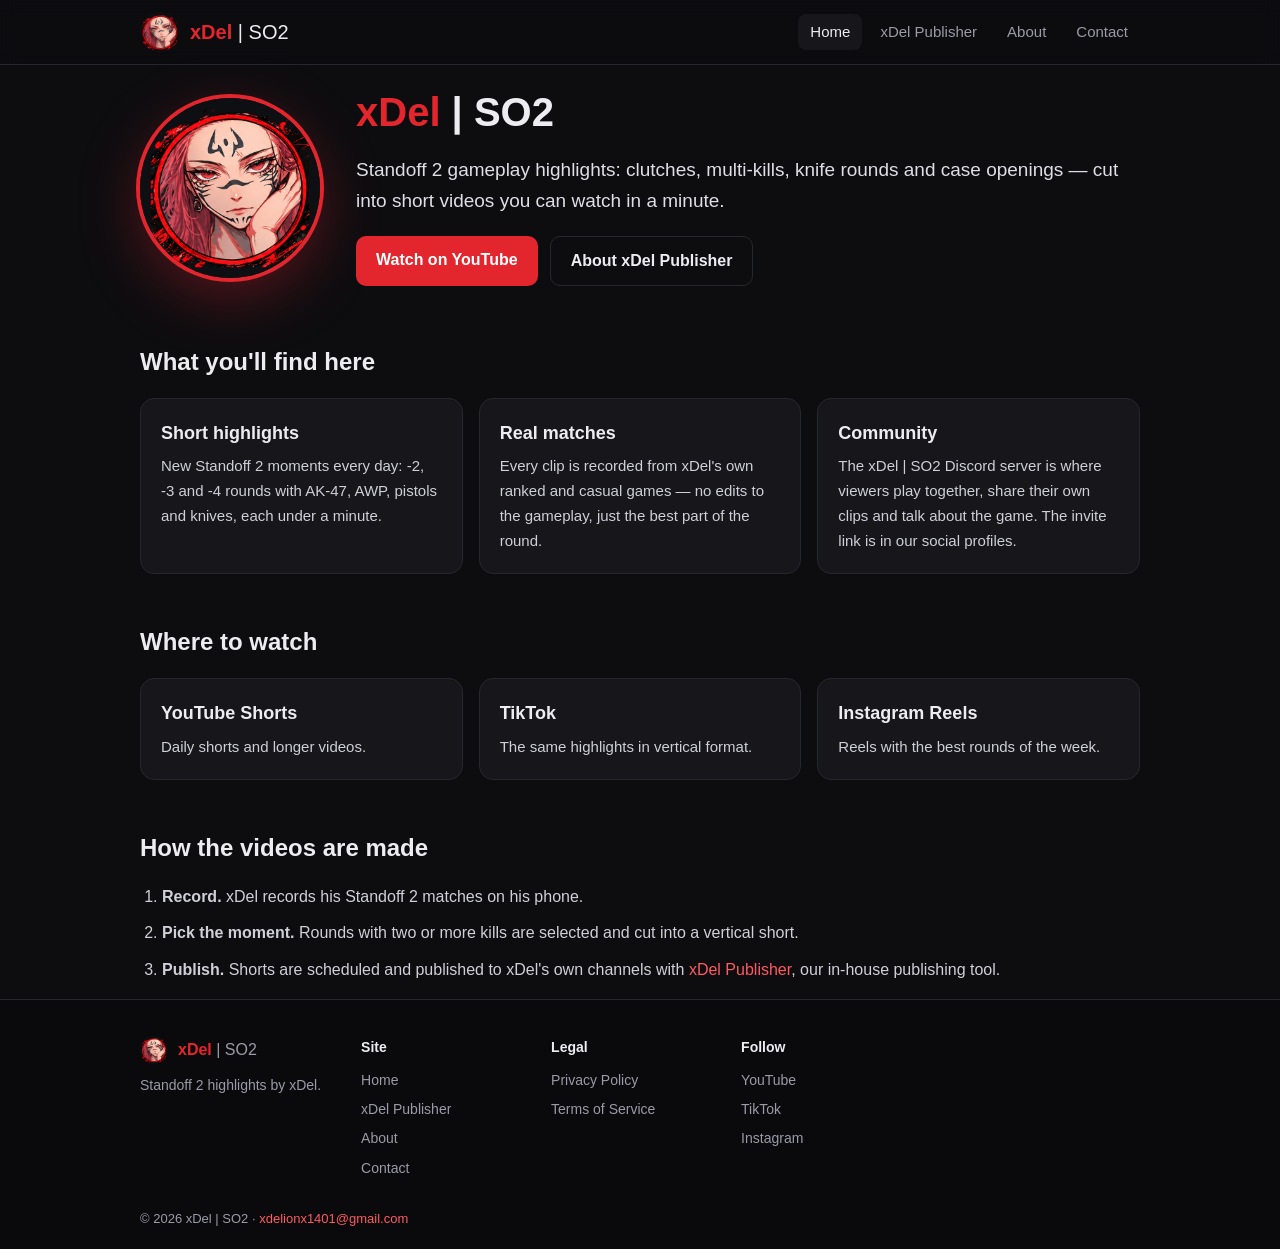
<file: index.html>
<!doctype html>
<html lang="en">
<head>
<meta charset="utf-8">
<meta name="viewport" content="width=device-width,initial-scale=1">
<title>xDel | SO2 — Standoff 2 highlights</title>
<meta name="description" content="xDel | SO2: Standoff 2 gameplay highlights, shorts and a community for players.">
<link rel="icon" href="favicon.ico" sizes="any">
<link rel="icon" type="image/png" sizes="32x32" href="assets/favicon-32.png">
<link rel="icon" type="image/png" sizes="192x192" href="assets/icon-192.png">
<link rel="apple-touch-icon" href="apple-touch-icon.png">
<meta property="og:title" content="xDel | SO2 — Standoff 2 highlights">
<meta property="og:description" content="xDel | SO2: Standoff 2 gameplay highlights, shorts and a community for players.">
<meta property="og:image" content="https://dyshnila-gg.github.io/xdel/assets/icon-512.png">
<link rel="stylesheet" href="assets/style.css">
</head>
<body>
<header class="top"><div class="wrap">
<a class="brand" href="index.html"><img src="assets/icon-192.png" alt="xDel | SO2 logo" width="40" height="40"><span><b>xDel</b> | SO2</span></a>
<nav><a href="index.html" class=on>Home</a><a href="publisher.html">xDel Publisher</a><a href="about.html">About</a><a href="contact.html">Contact</a></nav>
</div></header>
<main class="wrap">
<section class="hero">
<img class="hero-logo" src="assets/icon-512.png" alt="xDel | SO2" width="180" height="180">
<div>
<h1><b>xDel</b> | SO2</h1>
<p class="lead">Standoff 2 gameplay highlights: clutches, multi-kills, knife rounds and case openings — cut into short videos you can watch in a minute.</p>
<div class="btns"><a class="btn" href="https://www.youtube.com/channel/UC643AM3rb8-xDpk6DF4iEvQ" rel="noopener">Watch on YouTube</a><a class="btn ghost" href="publisher.html">About xDel Publisher</a></div>
</div>
</section>

<section>
<h2>What you'll find here</h2>
<div class="grid">
<div class="card"><h3>Short highlights</h3><p>New Standoff 2 moments every day: -2, -3 and -4 rounds with AK-47, AWP, pistols and knives, each under a minute.</p></div>
<div class="card"><h3>Real matches</h3><p>Every clip is recorded from xDel's own ranked and casual games — no edits to the gameplay, just the best part of the round.</p></div>
<div class="card"><h3>Community</h3><p>The xDel | SO2 Discord server is where viewers play together, share their own clips and talk about the game. The invite link is in our social profiles.</p></div>
</div>
</section>

<section>
<h2>Where to watch</h2>
<div class="grid">
<a class="card link" href="https://www.youtube.com/channel/UC643AM3rb8-xDpk6DF4iEvQ" rel="noopener"><h3>YouTube Shorts</h3><p>Daily shorts and longer videos.</p></a>
<a class="card link" href="https://www.tiktok.com/@xdel_xd" rel="noopener"><h3>TikTok</h3><p>The same highlights in vertical format.</p></a>
<a class="card link" href="https://www.instagram.com/xdel_fun/" rel="noopener"><h3>Instagram Reels</h3><p>Reels with the best rounds of the week.</p></a>
</div>
</section>

<section>
<h2>How the videos are made</h2>
<ol class="steps">
<li><b>Record.</b> xDel records his Standoff 2 matches on his phone.</li>
<li><b>Pick the moment.</b> Rounds with two or more kills are selected and cut into a vertical short.</li>
<li><b>Publish.</b> Shorts are scheduled and published to xDel's own channels with <a href="publisher.html">xDel Publisher</a>, our in-house publishing tool.</li>
</ol>
</section>
</main>
<footer class="bottom"><div class="wrap">
<div class="fcol"><a class="brand small" href="index.html"><img src="assets/icon-192.png" alt="" width="28" height="28"><span><b>xDel</b> | SO2</span></a>
<p>Standoff 2 highlights by xDel.</p></div>
<div class="fcol"><h4>Site</h4><a href="index.html">Home</a><a href="publisher.html">xDel Publisher</a><a href="about.html">About</a><a href="contact.html">Contact</a></div>
<div class="fcol"><h4>Legal</h4><a href="privacy.html">Privacy Policy</a><a href="terms.html">Terms of Service</a></div>
<div class="fcol"><h4>Follow</h4><a href="https://www.youtube.com/channel/UC643AM3rb8-xDpk6DF4iEvQ" rel="noopener">YouTube</a><a href="https://www.tiktok.com/@xdel_xd" rel="noopener">TikTok</a><a href="https://www.instagram.com/xdel_fun/" rel="noopener">Instagram</a></div>
</div>
<div class="wrap copy">© 2026 xDel | SO2 · <a href="mailto:xdelionx1401@gmail.com">xdelionx1401@gmail.com</a></div>
</footer>
</body>
</html>
</file>
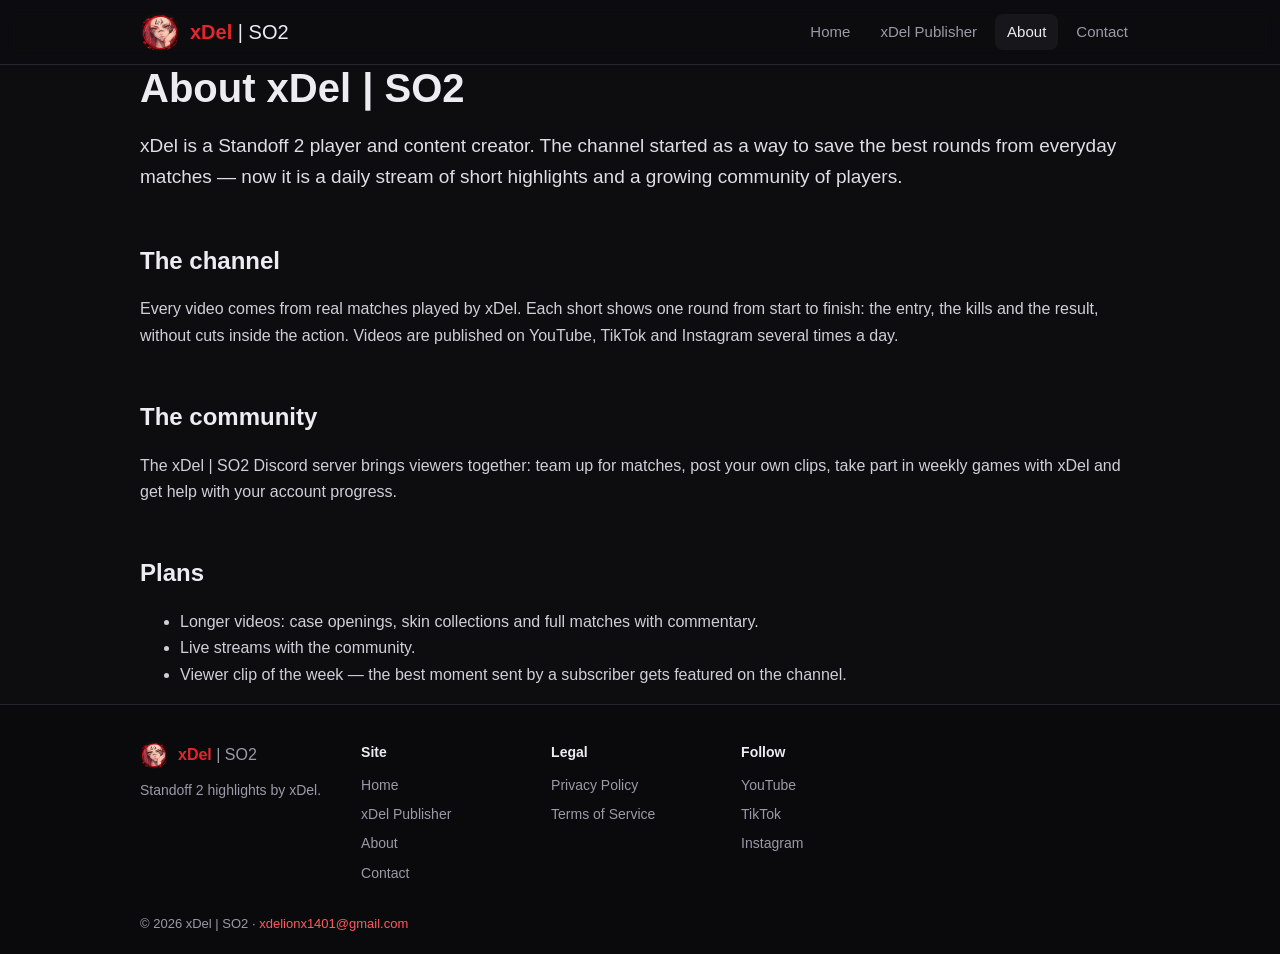
<file: about.html>
<!doctype html>
<html lang="en">
<head>
<meta charset="utf-8">
<meta name="viewport" content="width=device-width,initial-scale=1">
<title>About — xDel | SO2</title>
<meta name="description" content="About xDel, the Standoff 2 player behind the xDel | SO2 channels.">
<link rel="icon" href="favicon.ico" sizes="any">
<link rel="icon" type="image/png" sizes="32x32" href="assets/favicon-32.png">
<link rel="icon" type="image/png" sizes="192x192" href="assets/icon-192.png">
<link rel="apple-touch-icon" href="apple-touch-icon.png">
<meta property="og:title" content="About — xDel | SO2">
<meta property="og:description" content="About xDel, the Standoff 2 player behind the xDel | SO2 channels.">
<meta property="og:image" content="https://dyshnila-gg.github.io/xdel/assets/icon-512.png">
<link rel="stylesheet" href="assets/style.css">
</head>
<body>
<header class="top"><div class="wrap">
<a class="brand" href="index.html"><img src="assets/icon-192.png" alt="xDel | SO2 logo" width="40" height="40"><span><b>xDel</b> | SO2</span></a>
<nav><a href="index.html">Home</a><a href="publisher.html">xDel Publisher</a><a href="about.html" class=on>About</a><a href="contact.html">Contact</a></nav>
</div></header>
<main class="wrap">
<h1>About xDel | SO2</h1>
<p class="lead">xDel is a Standoff 2 player and content creator. The channel started as a way to save the best rounds from everyday matches — now it is a daily stream of short highlights and a growing community of players.</p>

<h2>The channel</h2>
<p>Every video comes from real matches played by xDel. Each short shows one round from start to finish: the entry, the kills and the result, without cuts inside the action. Videos are published on YouTube, TikTok and Instagram several times a day.</p>

<h2>The community</h2>
<p>The xDel | SO2 Discord server brings viewers together: team up for matches, post your own clips, take part in weekly games with xDel and get help with your account progress.</p>

<h2>Plans</h2>
<ul>
<li>Longer videos: case openings, skin collections and full matches with commentary.</li>
<li>Live streams with the community.</li>
<li>Viewer clip of the week — the best moment sent by a subscriber gets featured on the channel.</li>
</ul>
</main>
<footer class="bottom"><div class="wrap">
<div class="fcol"><a class="brand small" href="index.html"><img src="assets/icon-192.png" alt="" width="28" height="28"><span><b>xDel</b> | SO2</span></a>
<p>Standoff 2 highlights by xDel.</p></div>
<div class="fcol"><h4>Site</h4><a href="index.html">Home</a><a href="publisher.html">xDel Publisher</a><a href="about.html">About</a><a href="contact.html">Contact</a></div>
<div class="fcol"><h4>Legal</h4><a href="privacy.html">Privacy Policy</a><a href="terms.html">Terms of Service</a></div>
<div class="fcol"><h4>Follow</h4><a href="https://www.youtube.com/channel/UC643AM3rb8-xDpk6DF4iEvQ" rel="noopener">YouTube</a><a href="https://www.tiktok.com/@xdel_xd" rel="noopener">TikTok</a><a href="https://www.instagram.com/xdel_fun/" rel="noopener">Instagram</a></div>
</div>
<div class="wrap copy">© 2026 xDel | SO2 · <a href="mailto:xdelionx1401@gmail.com">xdelionx1401@gmail.com</a></div>
</footer>
</body>
</html>
</file>
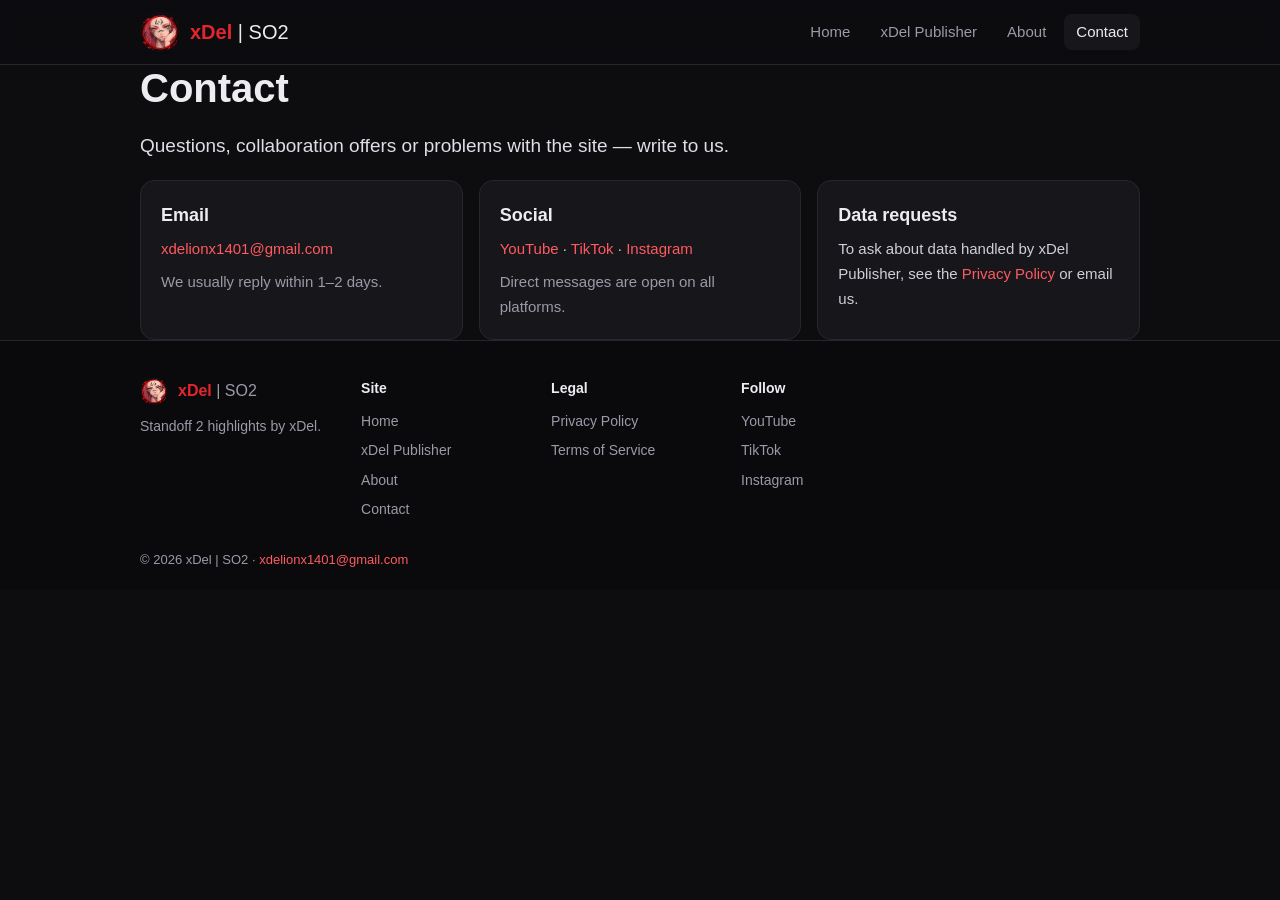
<file: contact.html>
<!doctype html>
<html lang="en">
<head>
<meta charset="utf-8">
<meta name="viewport" content="width=device-width,initial-scale=1">
<title>Contact — xDel | SO2</title>
<meta name="description" content="How to contact xDel | SO2.">
<link rel="icon" href="favicon.ico" sizes="any">
<link rel="icon" type="image/png" sizes="32x32" href="assets/favicon-32.png">
<link rel="icon" type="image/png" sizes="192x192" href="assets/icon-192.png">
<link rel="apple-touch-icon" href="apple-touch-icon.png">
<meta property="og:title" content="Contact — xDel | SO2">
<meta property="og:description" content="How to contact xDel | SO2.">
<meta property="og:image" content="https://dyshnila-gg.github.io/xdel/assets/icon-512.png">
<link rel="stylesheet" href="assets/style.css">
</head>
<body>
<header class="top"><div class="wrap">
<a class="brand" href="index.html"><img src="assets/icon-192.png" alt="xDel | SO2 logo" width="40" height="40"><span><b>xDel</b> | SO2</span></a>
<nav><a href="index.html">Home</a><a href="publisher.html">xDel Publisher</a><a href="about.html">About</a><a href="contact.html" class=on>Contact</a></nav>
</div></header>
<main class="wrap">
<h1>Contact</h1>
<p class="lead">Questions, collaboration offers or problems with the site — write to us.</p>
<div class="grid">
<div class="card"><h3>Email</h3><p><a href="mailto:xdelionx1401@gmail.com">xdelionx1401@gmail.com</a></p><p class="muted">We usually reply within 1–2 days.</p></div>
<div class="card"><h3>Social</h3><p><a href="https://www.youtube.com/channel/UC643AM3rb8-xDpk6DF4iEvQ" rel="noopener">YouTube</a> · <a href="https://www.tiktok.com/@xdel_xd" rel="noopener">TikTok</a> · <a href="https://www.instagram.com/xdel_fun/" rel="noopener">Instagram</a></p><p class="muted">Direct messages are open on all platforms.</p></div>
<div class="card"><h3>Data requests</h3><p>To ask about data handled by xDel Publisher, see the <a href="privacy.html">Privacy Policy</a> or email us.</p></div>
</div>
</main>
<footer class="bottom"><div class="wrap">
<div class="fcol"><a class="brand small" href="index.html"><img src="assets/icon-192.png" alt="" width="28" height="28"><span><b>xDel</b> | SO2</span></a>
<p>Standoff 2 highlights by xDel.</p></div>
<div class="fcol"><h4>Site</h4><a href="index.html">Home</a><a href="publisher.html">xDel Publisher</a><a href="about.html">About</a><a href="contact.html">Contact</a></div>
<div class="fcol"><h4>Legal</h4><a href="privacy.html">Privacy Policy</a><a href="terms.html">Terms of Service</a></div>
<div class="fcol"><h4>Follow</h4><a href="https://www.youtube.com/channel/UC643AM3rb8-xDpk6DF4iEvQ" rel="noopener">YouTube</a><a href="https://www.tiktok.com/@xdel_xd" rel="noopener">TikTok</a><a href="https://www.instagram.com/xdel_fun/" rel="noopener">Instagram</a></div>
</div>
<div class="wrap copy">© 2026 xDel | SO2 · <a href="mailto:xdelionx1401@gmail.com">xdelionx1401@gmail.com</a></div>
</footer>
</body>
</html>
</file>
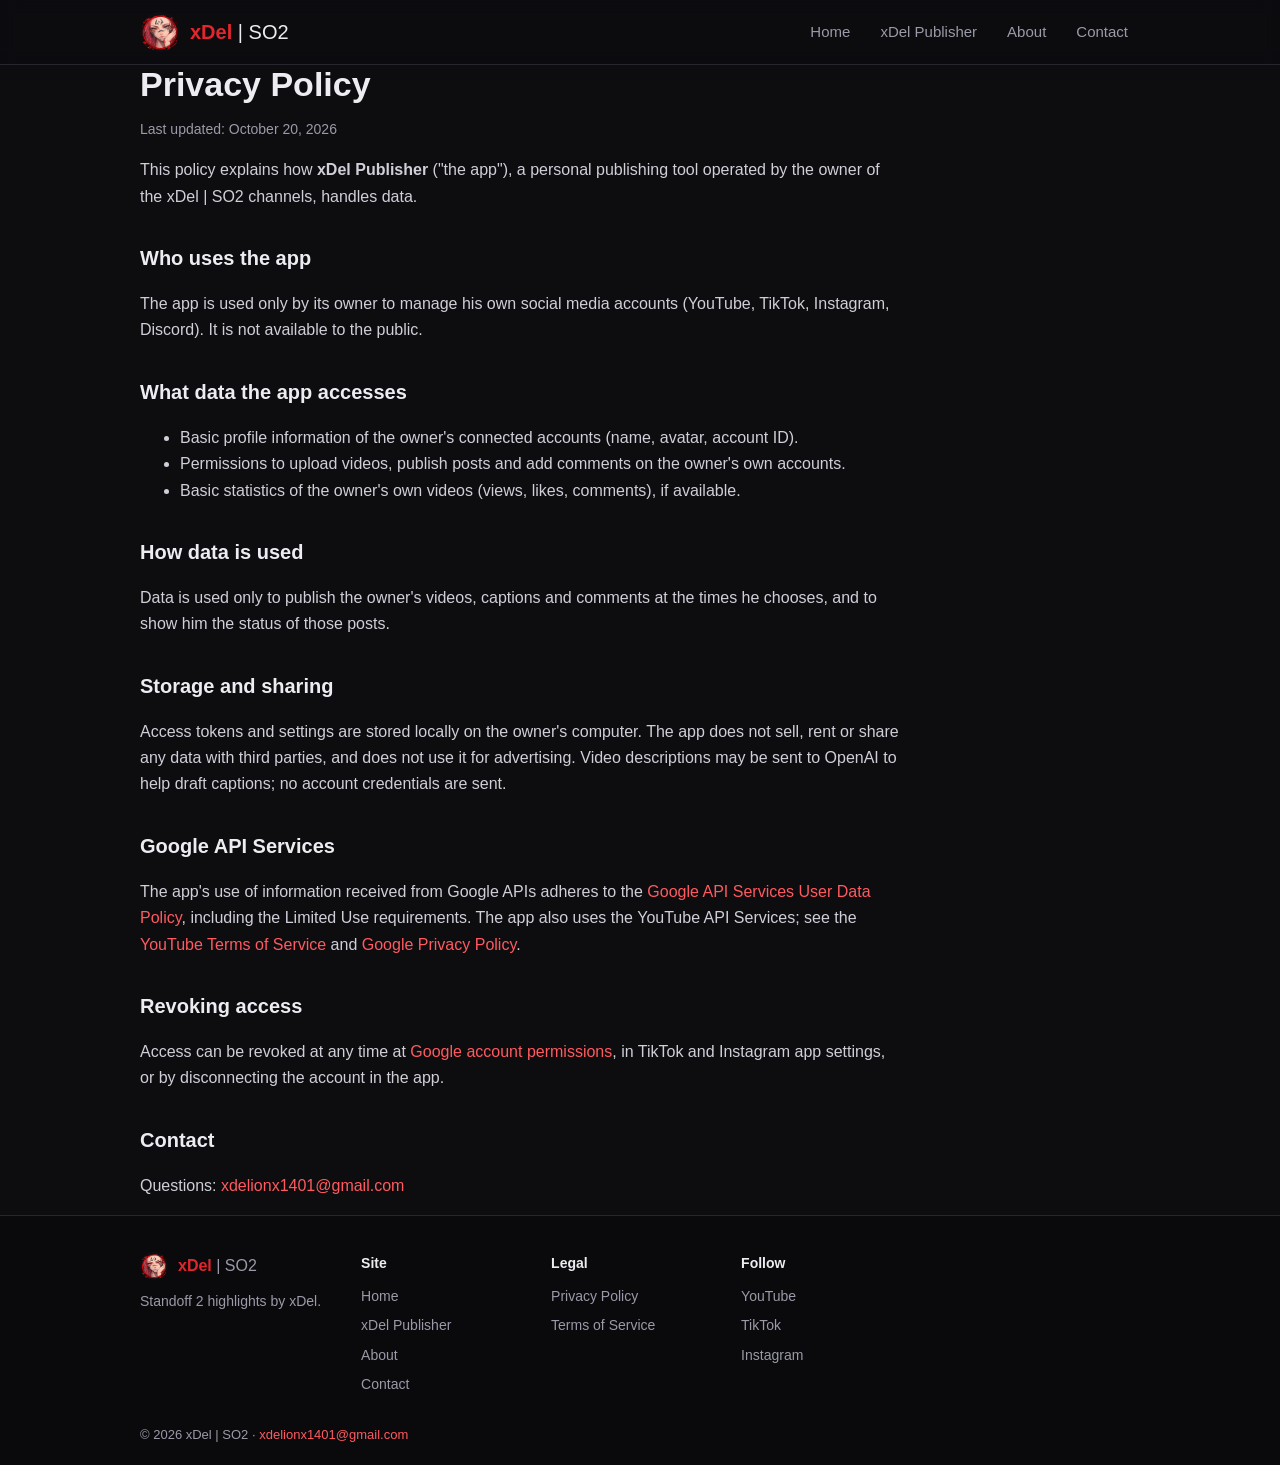
<file: privacy.html>
<!doctype html>
<html lang="en">
<head>
<meta charset="utf-8">
<meta name="viewport" content="width=device-width,initial-scale=1">
<title>Privacy Policy — xDel Publisher</title>
<meta name="description" content="Privacy Policy of xDel Publisher.">
<link rel="icon" href="favicon.ico" sizes="any">
<link rel="icon" type="image/png" sizes="32x32" href="assets/favicon-32.png">
<link rel="icon" type="image/png" sizes="192x192" href="assets/icon-192.png">
<link rel="apple-touch-icon" href="apple-touch-icon.png">
<meta property="og:title" content="Privacy Policy — xDel Publisher">
<meta property="og:description" content="Privacy Policy of xDel Publisher.">
<meta property="og:image" content="https://dyshnila-gg.github.io/xdel/assets/icon-512.png">
<link rel="stylesheet" href="assets/style.css">
</head>
<body>
<header class="top"><div class="wrap">
<a class="brand" href="index.html"><img src="assets/icon-192.png" alt="xDel | SO2 logo" width="40" height="40"><span><b>xDel</b> | SO2</span></a>
<nav><a href="index.html">Home</a><a href="publisher.html">xDel Publisher</a><a href="about.html">About</a><a href="contact.html">Contact</a></nav>
</div></header>
<main class="wrap">
<article class="legal"><h1>Privacy Policy</h1><p class="muted">Last updated: October 20, 2026</p>
<p>This policy explains how <b>xDel Publisher</b> ("the app"), a personal publishing tool operated by the owner of the xDel | SO2 channels, handles data.</p>
<h2>Who uses the app</h2><p>The app is used only by its owner to manage his own social media accounts (YouTube, TikTok, Instagram, Discord). It is not available to the public.</p>
<h2>What data the app accesses</h2><ul><li>Basic profile information of the owner's connected accounts (name, avatar, account ID).</li><li>Permissions to upload videos, publish posts and add comments on the owner's own accounts.</li><li>Basic statistics of the owner's own videos (views, likes, comments), if available.</li></ul>
<h2>How data is used</h2><p>Data is used only to publish the owner's videos, captions and comments at the times he chooses, and to show him the status of those posts.</p>
<h2>Storage and sharing</h2><p>Access tokens and settings are stored locally on the owner's computer. The app does not sell, rent or share any data with third parties, and does not use it for advertising. Video descriptions may be sent to OpenAI to help draft captions; no account credentials are sent.</p>
<h2>Google API Services</h2><p>The app's use of information received from Google APIs adheres to the <a href="https://developers.google.com/terms/api-services-user-data-policy">Google API Services User Data Policy</a>, including the Limited Use requirements. The app also uses the YouTube API Services; see the <a href="https://www.youtube.com/t/terms">YouTube Terms of Service</a> and <a href="https://policies.google.com/privacy">Google Privacy Policy</a>.</p>
<h2>Revoking access</h2><p>Access can be revoked at any time at <a href="https://myaccount.google.com/permissions">Google account permissions</a>, in TikTok and Instagram app settings, or by disconnecting the account in the app.</p>
<h2>Contact</h2><p>Questions: <a href="mailto:xdelionx1401@gmail.com">xdelionx1401@gmail.com</a></p></article>
</main>
<footer class="bottom"><div class="wrap">
<div class="fcol"><a class="brand small" href="index.html"><img src="assets/icon-192.png" alt="" width="28" height="28"><span><b>xDel</b> | SO2</span></a>
<p>Standoff 2 highlights by xDel.</p></div>
<div class="fcol"><h4>Site</h4><a href="index.html">Home</a><a href="publisher.html">xDel Publisher</a><a href="about.html">About</a><a href="contact.html">Contact</a></div>
<div class="fcol"><h4>Legal</h4><a href="privacy.html">Privacy Policy</a><a href="terms.html">Terms of Service</a></div>
<div class="fcol"><h4>Follow</h4><a href="https://www.youtube.com/channel/UC643AM3rb8-xDpk6DF4iEvQ" rel="noopener">YouTube</a><a href="https://www.tiktok.com/@xdel_xd" rel="noopener">TikTok</a><a href="https://www.instagram.com/xdel_fun/" rel="noopener">Instagram</a></div>
</div>
<div class="wrap copy">© 2026 xDel | SO2 · <a href="mailto:xdelionx1401@gmail.com">xdelionx1401@gmail.com</a></div>
</footer>
</body>
</html>
</file>
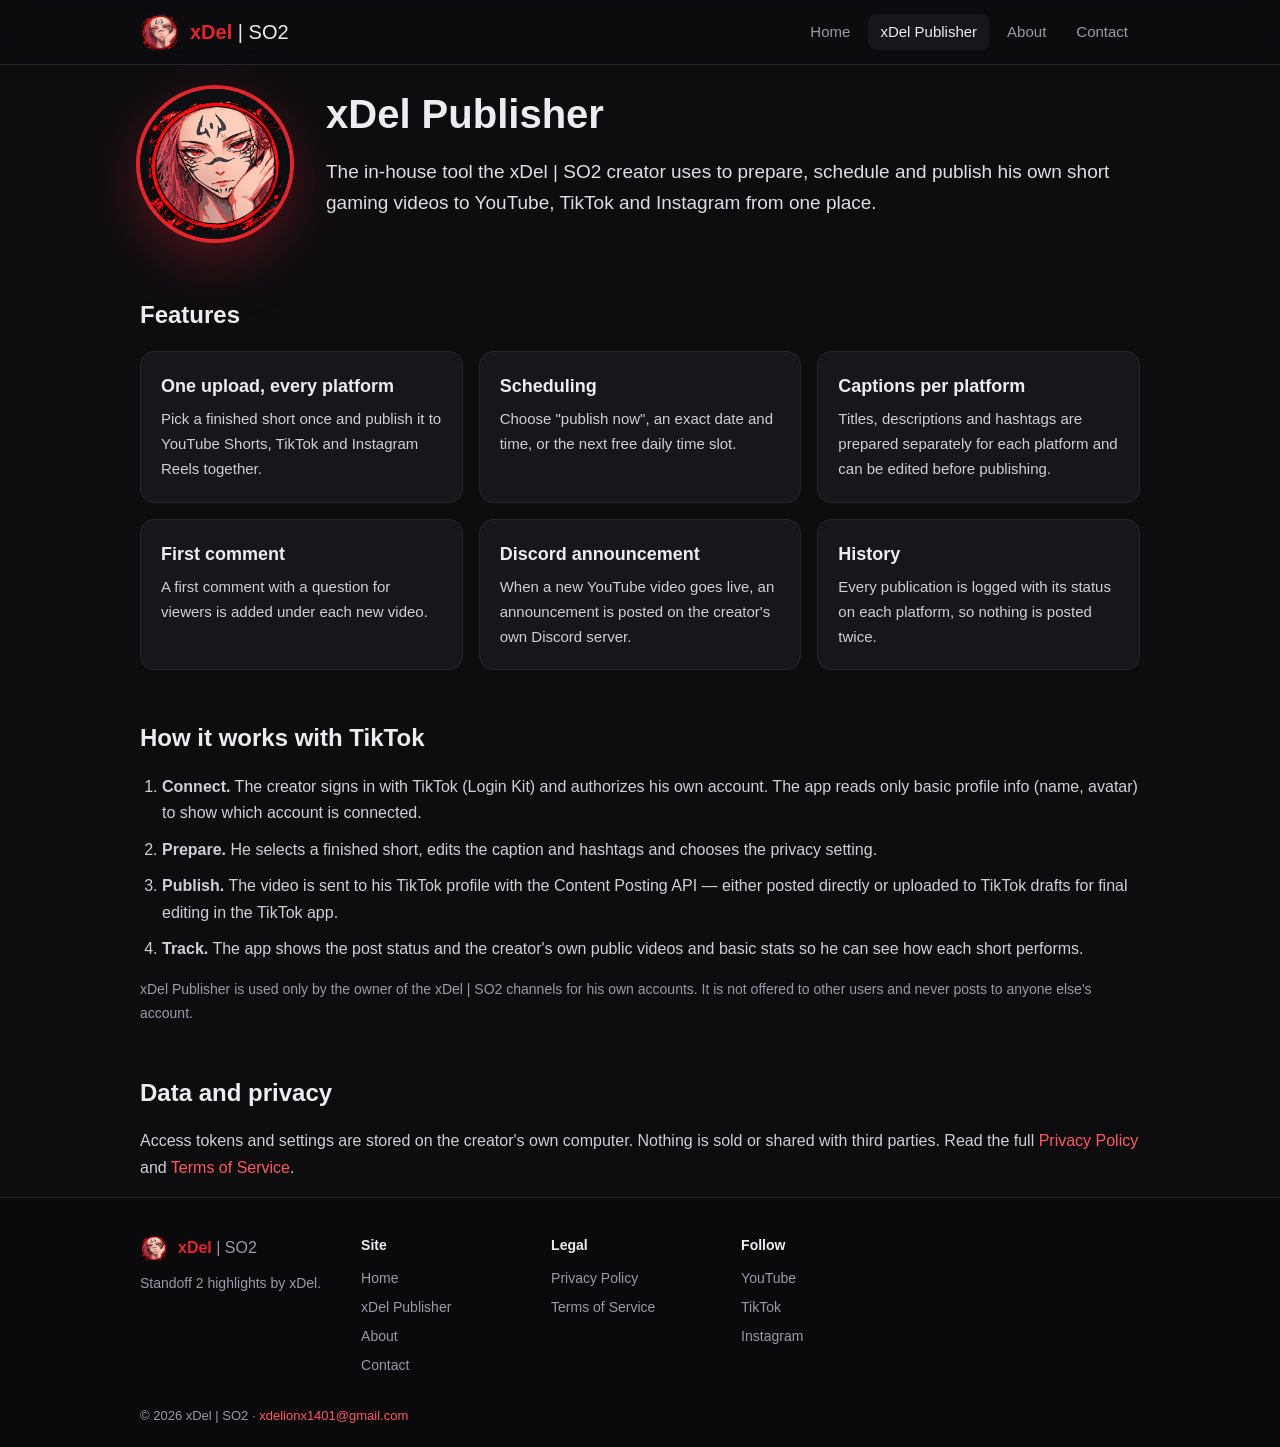
<file: publisher.html>
<!doctype html>
<html lang="en">
<head>
<meta charset="utf-8">
<meta name="viewport" content="width=device-width,initial-scale=1">
<title>xDel Publisher — publishing tool for xDel | SO2</title>
<meta name="description" content="xDel Publisher is the in-house tool the xDel | SO2 creator uses to schedule and publish his own short videos.">
<link rel="icon" href="favicon.ico" sizes="any">
<link rel="icon" type="image/png" sizes="32x32" href="assets/favicon-32.png">
<link rel="icon" type="image/png" sizes="192x192" href="assets/icon-192.png">
<link rel="apple-touch-icon" href="apple-touch-icon.png">
<meta property="og:title" content="xDel Publisher — publishing tool for xDel | SO2">
<meta property="og:description" content="xDel Publisher is the in-house tool the xDel | SO2 creator uses to schedule and publish his own short videos.">
<meta property="og:image" content="https://dyshnila-gg.github.io/xdel/assets/icon-512.png">
<link rel="stylesheet" href="assets/style.css">
</head>
<body>
<header class="top"><div class="wrap">
<a class="brand" href="index.html"><img src="assets/icon-192.png" alt="xDel | SO2 logo" width="40" height="40"><span><b>xDel</b> | SO2</span></a>
<nav><a href="index.html">Home</a><a href="publisher.html" class=on>xDel Publisher</a><a href="about.html">About</a><a href="contact.html">Contact</a></nav>
</div></header>
<main class="wrap">
<section class="hero">
<img class="hero-logo" src="assets/icon-512.png" alt="xDel Publisher" width="150" height="150">
<div>
<h1>xDel Publisher</h1>
<p class="lead">The in-house tool the xDel | SO2 creator uses to prepare, schedule and publish his own short gaming videos to YouTube, TikTok and Instagram from one place.</p>
</div>
</section>

<section>
<h2>Features</h2>
<div class="grid">
<div class="card"><h3>One upload, every platform</h3><p>Pick a finished short once and publish it to YouTube Shorts, TikTok and Instagram Reels together.</p></div>
<div class="card"><h3>Scheduling</h3><p>Choose "publish now", an exact date and time, or the next free daily time slot.</p></div>
<div class="card"><h3>Captions per platform</h3><p>Titles, descriptions and hashtags are prepared separately for each platform and can be edited before publishing.</p></div>
<div class="card"><h3>First comment</h3><p>A first comment with a question for viewers is added under each new video.</p></div>
<div class="card"><h3>Discord announcement</h3><p>When a new YouTube video goes live, an announcement is posted on the creator's own Discord server.</p></div>
<div class="card"><h3>History</h3><p>Every publication is logged with its status on each platform, so nothing is posted twice.</p></div>
</div>
</section>

<section>
<h2>How it works with TikTok</h2>
<ol class="steps">
<li><b>Connect.</b> The creator signs in with TikTok (Login Kit) and authorizes his own account. The app reads only basic profile info (name, avatar) to show which account is connected.</li>
<li><b>Prepare.</b> He selects a finished short, edits the caption and hashtags and chooses the privacy setting.</li>
<li><b>Publish.</b> The video is sent to his TikTok profile with the Content Posting API — either posted directly or uploaded to TikTok drafts for final editing in the TikTok app.</li>
<li><b>Track.</b> The app shows the post status and the creator's own public videos and basic stats so he can see how each short performs.</li>
</ol>
<p class="muted">xDel Publisher is used only by the owner of the xDel | SO2 channels for his own accounts. It is not offered to other users and never posts to anyone else's account.</p>
</section>

<section>
<h2>Data and privacy</h2>
<p>Access tokens and settings are stored on the creator's own computer. Nothing is sold or shared with third parties. Read the full <a href="privacy.html">Privacy Policy</a> and <a href="terms.html">Terms of Service</a>.</p>
</section>
</main>
<footer class="bottom"><div class="wrap">
<div class="fcol"><a class="brand small" href="index.html"><img src="assets/icon-192.png" alt="" width="28" height="28"><span><b>xDel</b> | SO2</span></a>
<p>Standoff 2 highlights by xDel.</p></div>
<div class="fcol"><h4>Site</h4><a href="index.html">Home</a><a href="publisher.html">xDel Publisher</a><a href="about.html">About</a><a href="contact.html">Contact</a></div>
<div class="fcol"><h4>Legal</h4><a href="privacy.html">Privacy Policy</a><a href="terms.html">Terms of Service</a></div>
<div class="fcol"><h4>Follow</h4><a href="https://www.youtube.com/channel/UC643AM3rb8-xDpk6DF4iEvQ" rel="noopener">YouTube</a><a href="https://www.tiktok.com/@xdel_xd" rel="noopener">TikTok</a><a href="https://www.instagram.com/xdel_fun/" rel="noopener">Instagram</a></div>
</div>
<div class="wrap copy">© 2026 xDel | SO2 · <a href="mailto:xdelionx1401@gmail.com">xdelionx1401@gmail.com</a></div>
</footer>
</body>
</html>
</file>
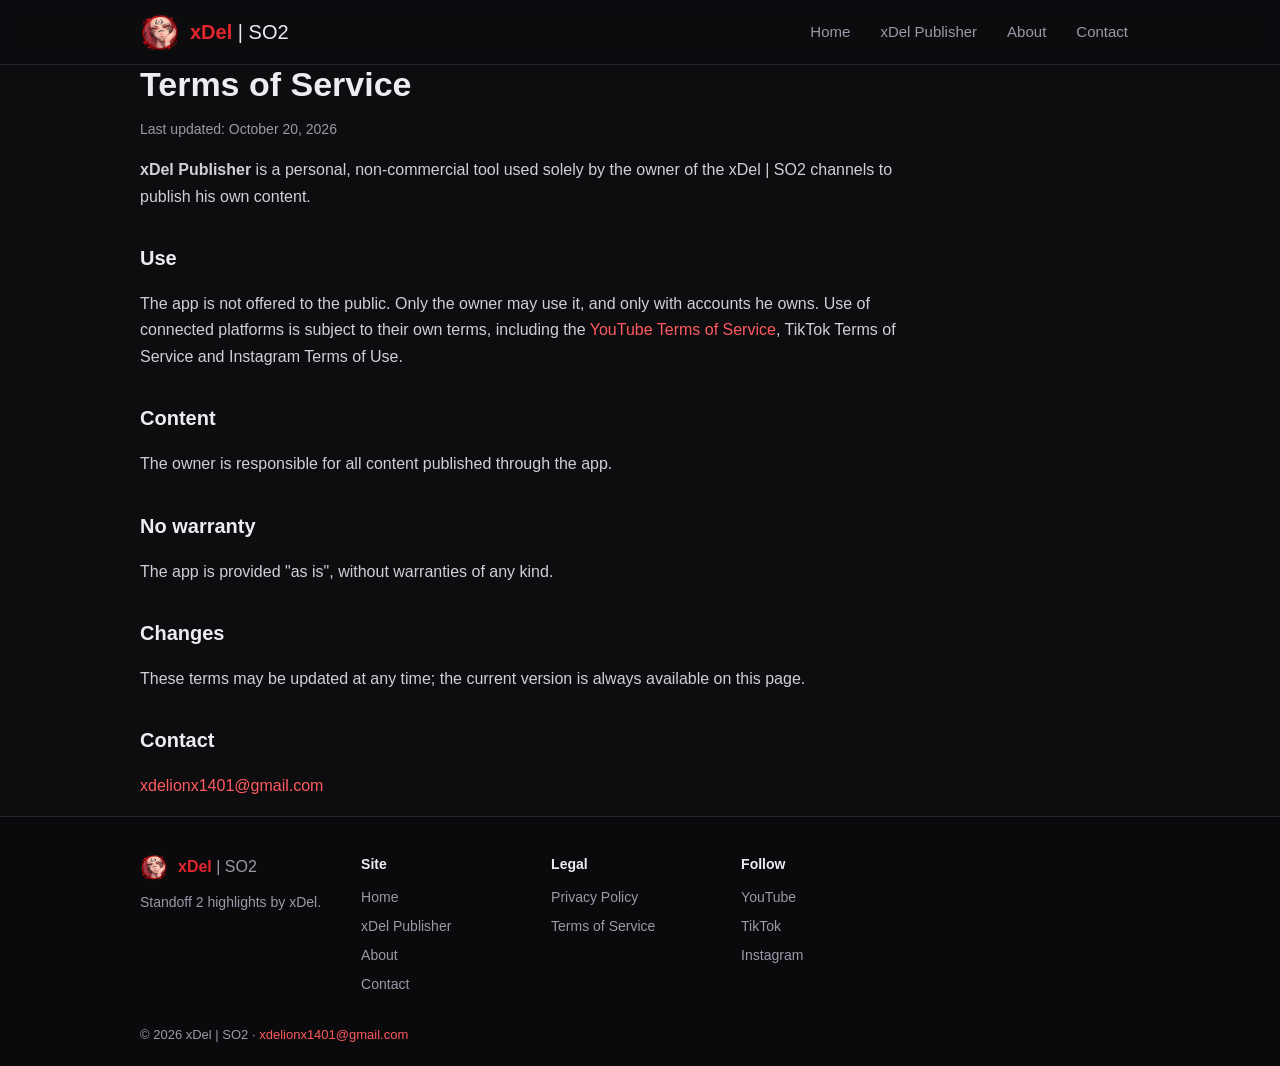
<file: terms.html>
<!doctype html>
<html lang="en">
<head>
<meta charset="utf-8">
<meta name="viewport" content="width=device-width,initial-scale=1">
<title>Terms of Service — xDel Publisher</title>
<meta name="description" content="Terms of Service of xDel Publisher.">
<link rel="icon" href="favicon.ico" sizes="any">
<link rel="icon" type="image/png" sizes="32x32" href="assets/favicon-32.png">
<link rel="icon" type="image/png" sizes="192x192" href="assets/icon-192.png">
<link rel="apple-touch-icon" href="apple-touch-icon.png">
<meta property="og:title" content="Terms of Service — xDel Publisher">
<meta property="og:description" content="Terms of Service of xDel Publisher.">
<meta property="og:image" content="https://dyshnila-gg.github.io/xdel/assets/icon-512.png">
<link rel="stylesheet" href="assets/style.css">
</head>
<body>
<header class="top"><div class="wrap">
<a class="brand" href="index.html"><img src="assets/icon-192.png" alt="xDel | SO2 logo" width="40" height="40"><span><b>xDel</b> | SO2</span></a>
<nav><a href="index.html">Home</a><a href="publisher.html">xDel Publisher</a><a href="about.html">About</a><a href="contact.html">Contact</a></nav>
</div></header>
<main class="wrap">
<article class="legal"><h1>Terms of Service</h1><p class="muted">Last updated: October 20, 2026</p>
<p><b>xDel Publisher</b> is a personal, non-commercial tool used solely by the owner of the xDel | SO2 channels to publish his own content.</p>
<h2>Use</h2><p>The app is not offered to the public. Only the owner may use it, and only with accounts he owns. Use of connected platforms is subject to their own terms, including the <a href="https://www.youtube.com/t/terms">YouTube Terms of Service</a>, TikTok Terms of Service and Instagram Terms of Use.</p>
<h2>Content</h2><p>The owner is responsible for all content published through the app.</p>
<h2>No warranty</h2><p>The app is provided "as is", without warranties of any kind.</p>
<h2>Changes</h2><p>These terms may be updated at any time; the current version is always available on this page.</p>
<h2>Contact</h2><p><a href="mailto:xdelionx1401@gmail.com">xdelionx1401@gmail.com</a></p></article>
</main>
<footer class="bottom"><div class="wrap">
<div class="fcol"><a class="brand small" href="index.html"><img src="assets/icon-192.png" alt="" width="28" height="28"><span><b>xDel</b> | SO2</span></a>
<p>Standoff 2 highlights by xDel.</p></div>
<div class="fcol"><h4>Site</h4><a href="index.html">Home</a><a href="publisher.html">xDel Publisher</a><a href="about.html">About</a><a href="contact.html">Contact</a></div>
<div class="fcol"><h4>Legal</h4><a href="privacy.html">Privacy Policy</a><a href="terms.html">Terms of Service</a></div>
<div class="fcol"><h4>Follow</h4><a href="https://www.youtube.com/channel/UC643AM3rb8-xDpk6DF4iEvQ" rel="noopener">YouTube</a><a href="https://www.tiktok.com/@xdel_xd" rel="noopener">TikTok</a><a href="https://www.instagram.com/xdel_fun/" rel="noopener">Instagram</a></div>
</div>
<div class="wrap copy">© 2026 xDel | SO2 · <a href="mailto:xdelionx1401@gmail.com">xdelionx1401@gmail.com</a></div>
</footer>
</body>
</html>
</file>
<file: assets/style.css>
:root{--bg:#0d0d10;--bg2:#16161b;--line:#26262e;--fg:#ececf1;--muted:#9a9aa8;--acc:#e3262e;--acc2:#ff5a5f}
*{box-sizing:border-box}
html{scroll-behavior:smooth}
body{margin:0;background:var(--bg);color:var(--fg);font:16px/1.65 -apple-system,BlinkMacSystemFont,"Segoe UI",Roboto,sans-serif}
a{color:var(--acc2);text-decoration:none}a:hover{text-decoration:underline}
.wrap{max-width:1040px;margin:0 auto;padding:0 20px}
.top{border-bottom:1px solid var(--line);background:rgba(13,13,16,.92);position:sticky;top:0;z-index:5;backdrop-filter:blur(8px)}
.top .wrap{display:flex;align-items:center;justify-content:space-between;gap:16px;min-height:64px;flex-wrap:wrap}
.brand{display:flex;align-items:center;gap:10px;color:var(--fg);font-size:20px}
.brand:hover{text-decoration:none}.brand img{border-radius:50%}.brand b{color:var(--acc)}
.brand.small{font-size:16px}
nav{display:flex;gap:6px;flex-wrap:wrap}
nav a{color:var(--muted);padding:6px 12px;border-radius:8px;font-size:15px}
nav a:hover,nav a.on{color:var(--fg);background:var(--bg2);text-decoration:none}
main{padding:40px 20px 60px}
h1{font-size:40px;line-height:1.15;margin:0 0 12px}h1 b{color:var(--acc)}
h2{font-size:24px;margin:48px 0 16px}h3{font-size:18px;margin:0 0 6px}
p,li{color:#cfcfd8}.lead{font-size:19px;color:#dedee6}.muted{color:var(--muted);font-size:14px}
.hero{display:flex;align-items:center;gap:36px;padding:24px 0 8px;flex-wrap:wrap}
.hero-logo{border-radius:50%;box-shadow:0 0 0 4px var(--acc),0 18px 60px rgba(227,38,46,.35)}
.hero>div{flex:1;min-width:260px}
.btns{display:flex;gap:12px;flex-wrap:wrap;margin-top:18px}
.btn{background:var(--acc);color:#fff;padding:11px 20px;border-radius:10px;font-weight:600}
.btn:hover{background:var(--acc2);text-decoration:none}
.btn.ghost{background:transparent;border:1px solid var(--line);color:var(--fg)}
.grid{display:grid;grid-template-columns:repeat(auto-fit,minmax(240px,1fr));gap:16px}
.card{background:var(--bg2);border:1px solid var(--line);border-radius:14px;padding:20px}
.card p{margin:0;font-size:15px}.card p+p{margin-top:8px}
.card.link{color:var(--fg);transition:border-color .15s}.card.link:hover{border-color:var(--acc);text-decoration:none}
.steps{padding-left:22px}.steps li{margin-bottom:10px}
.legal{max-width:760px}.legal h1{font-size:34px}.legal h2{font-size:20px;margin-top:32px}
.bottom{border-top:1px solid var(--line);background:#0a0a0d;padding:36px 0 20px}
.bottom .wrap{display:flex;gap:40px;flex-wrap:wrap}
.fcol{display:flex;flex-direction:column;gap:6px;min-width:150px}
.fcol h4{margin:0 0 4px;font-size:14px;color:var(--fg)}
.fcol a{color:var(--muted);font-size:14px}.fcol p{margin:4px 0 0;font-size:14px;color:var(--muted)}
.copy{margin-top:28px;color:var(--muted);font-size:13px;display:block}
@media(max-width:600px){h1{font-size:32px}.hero{gap:20px}.hero-logo{width:120px;height:120px}}
.bottom .wrap.copy{display:block}
</file>
